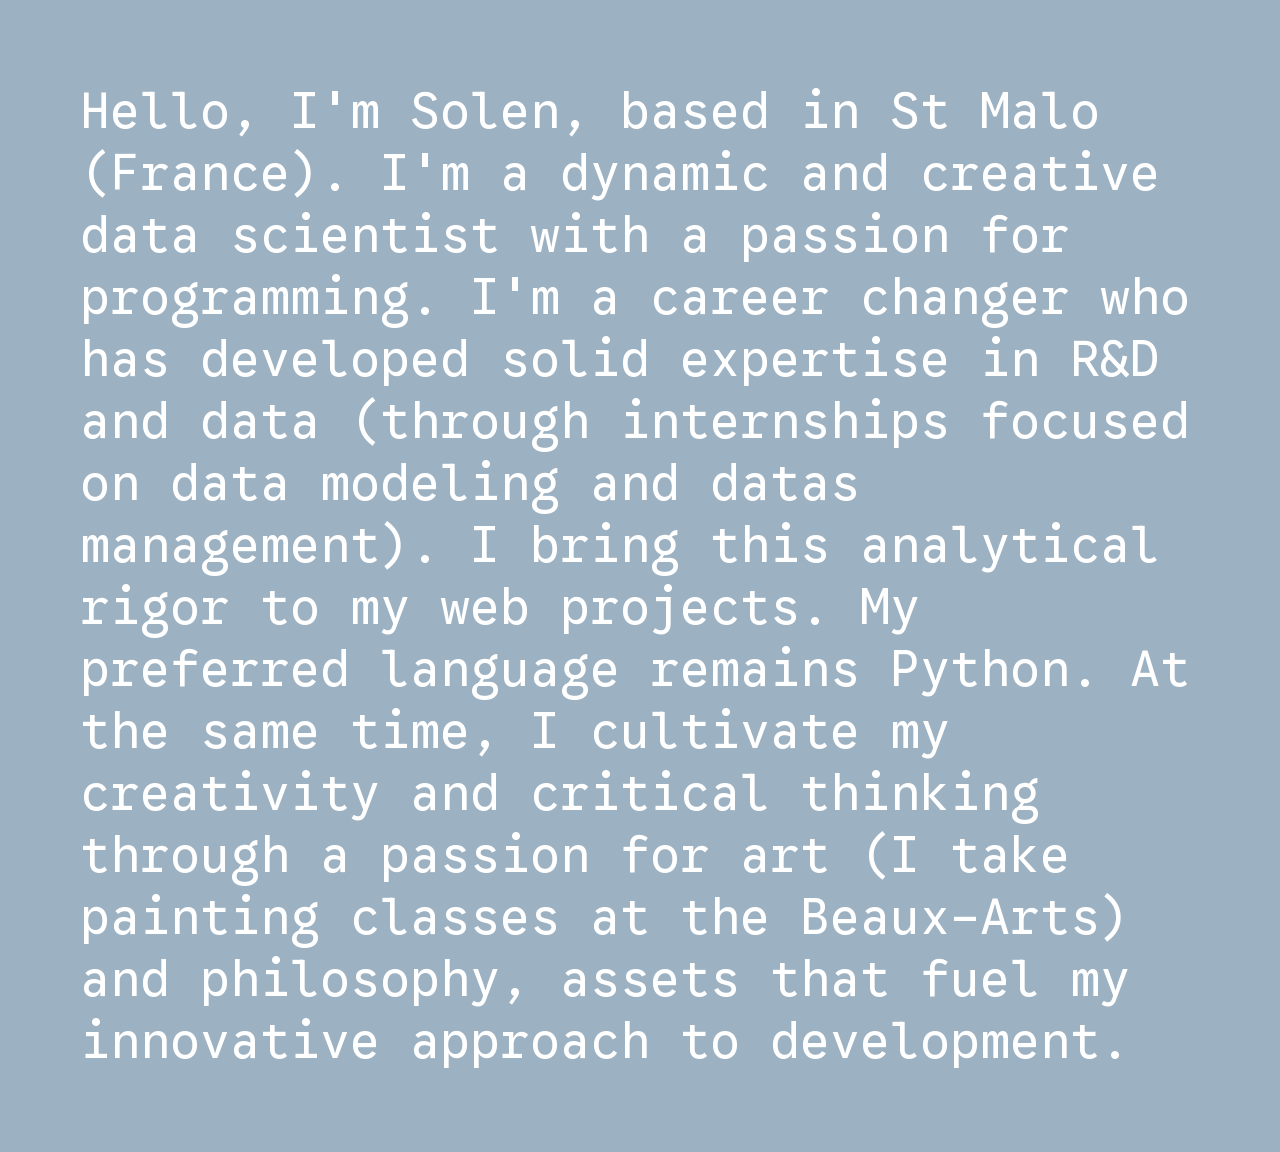
<file: docs/aboutme_mon-premier-site.html>
<!DOCTYPE html>
<html lang="en">
<head>
    <meta charset="UTF-8">
    <meta name="viewport" content="width=device-width, initial-scale=1.0">
    <title>About me</title>
    <link rel="stylesheet" href="mon-premier-site-style.css">
</head>
<body id="am-body">
    <div>
        <p class="am-p"> Hello, I'm Solen, based in St Malo (France). I'm a dynamic and creative data scientist with a passion for programming. I'm a career changer who has developed solid expertise in R&D and data (through internships focused on data modeling and datas management). I bring this analytical rigor to my web projects. My preferred language remains Python. At the same time, I cultivate my creativity and critical thinking through a passion for art (I take painting classes at the Beaux-Arts) and philosophy, assets that fuel my innovative approach to development.</p>
    </div>
</body>
</html>
</file>
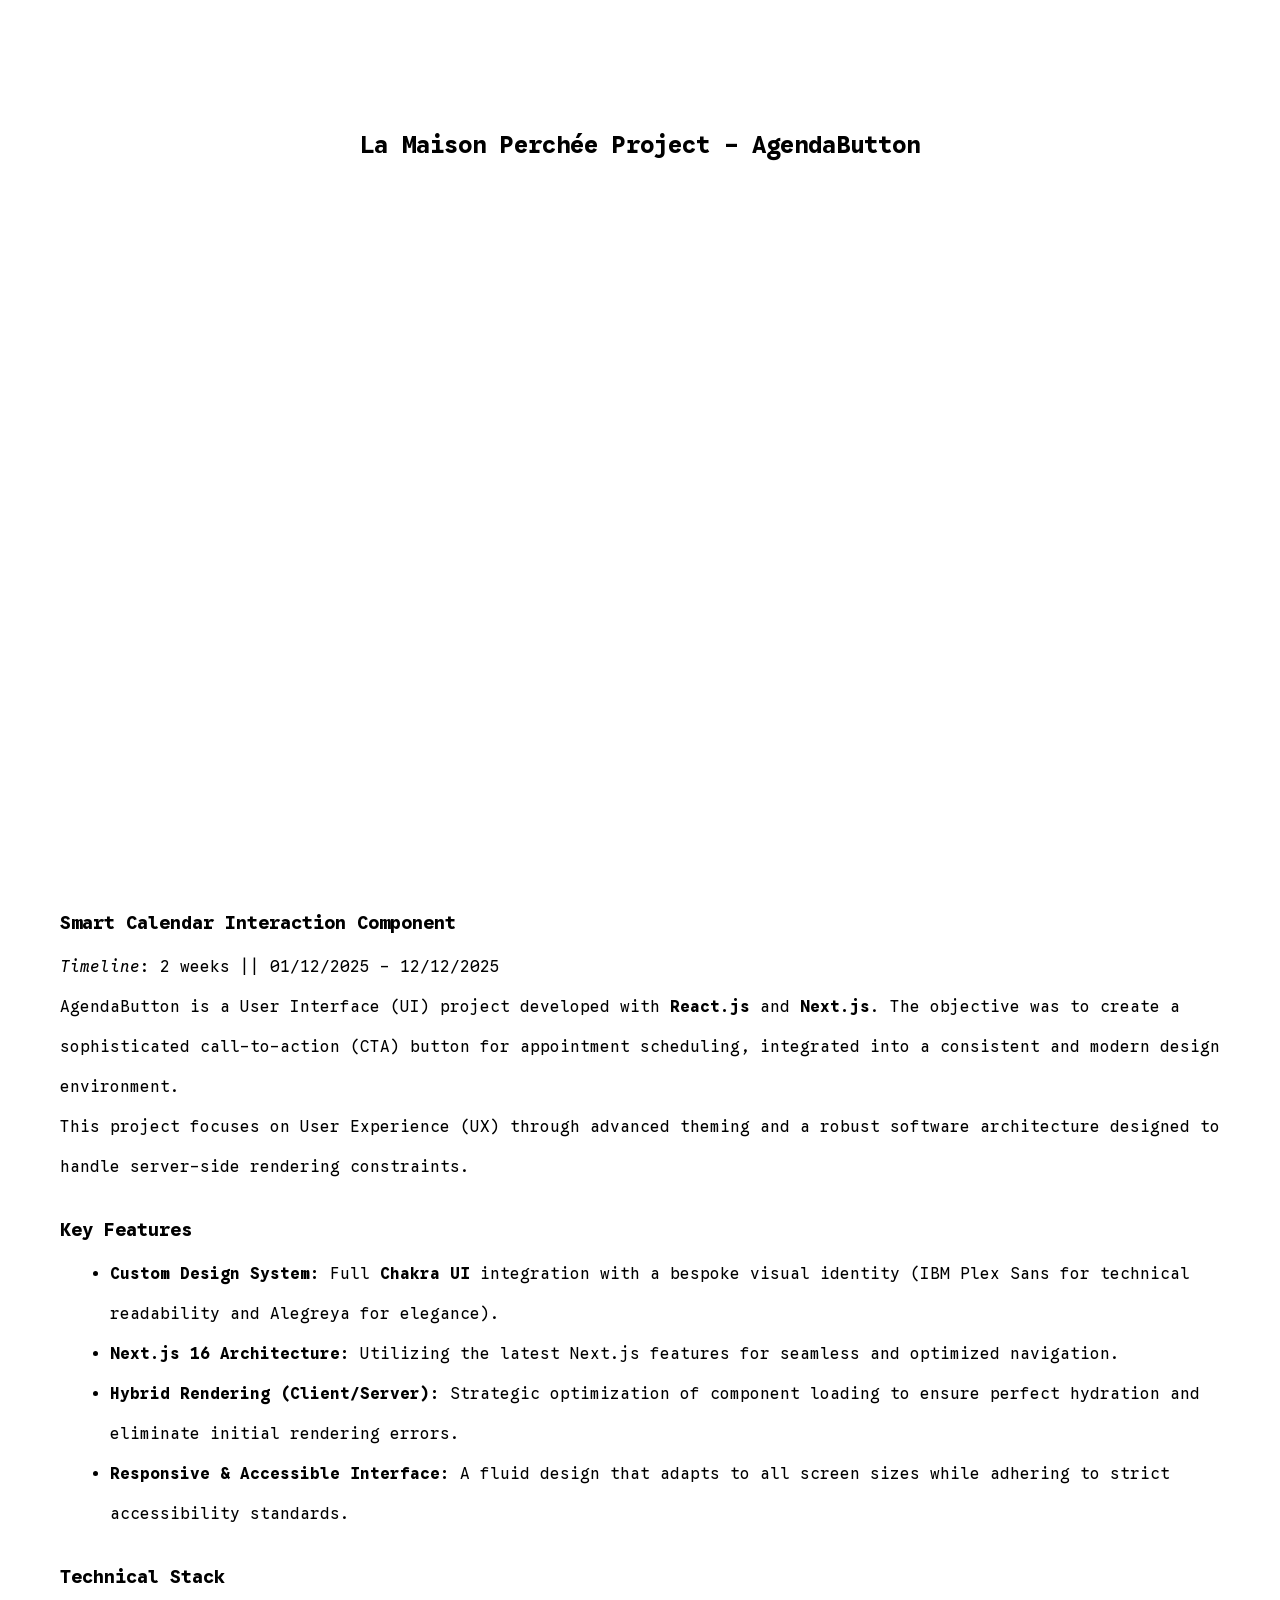
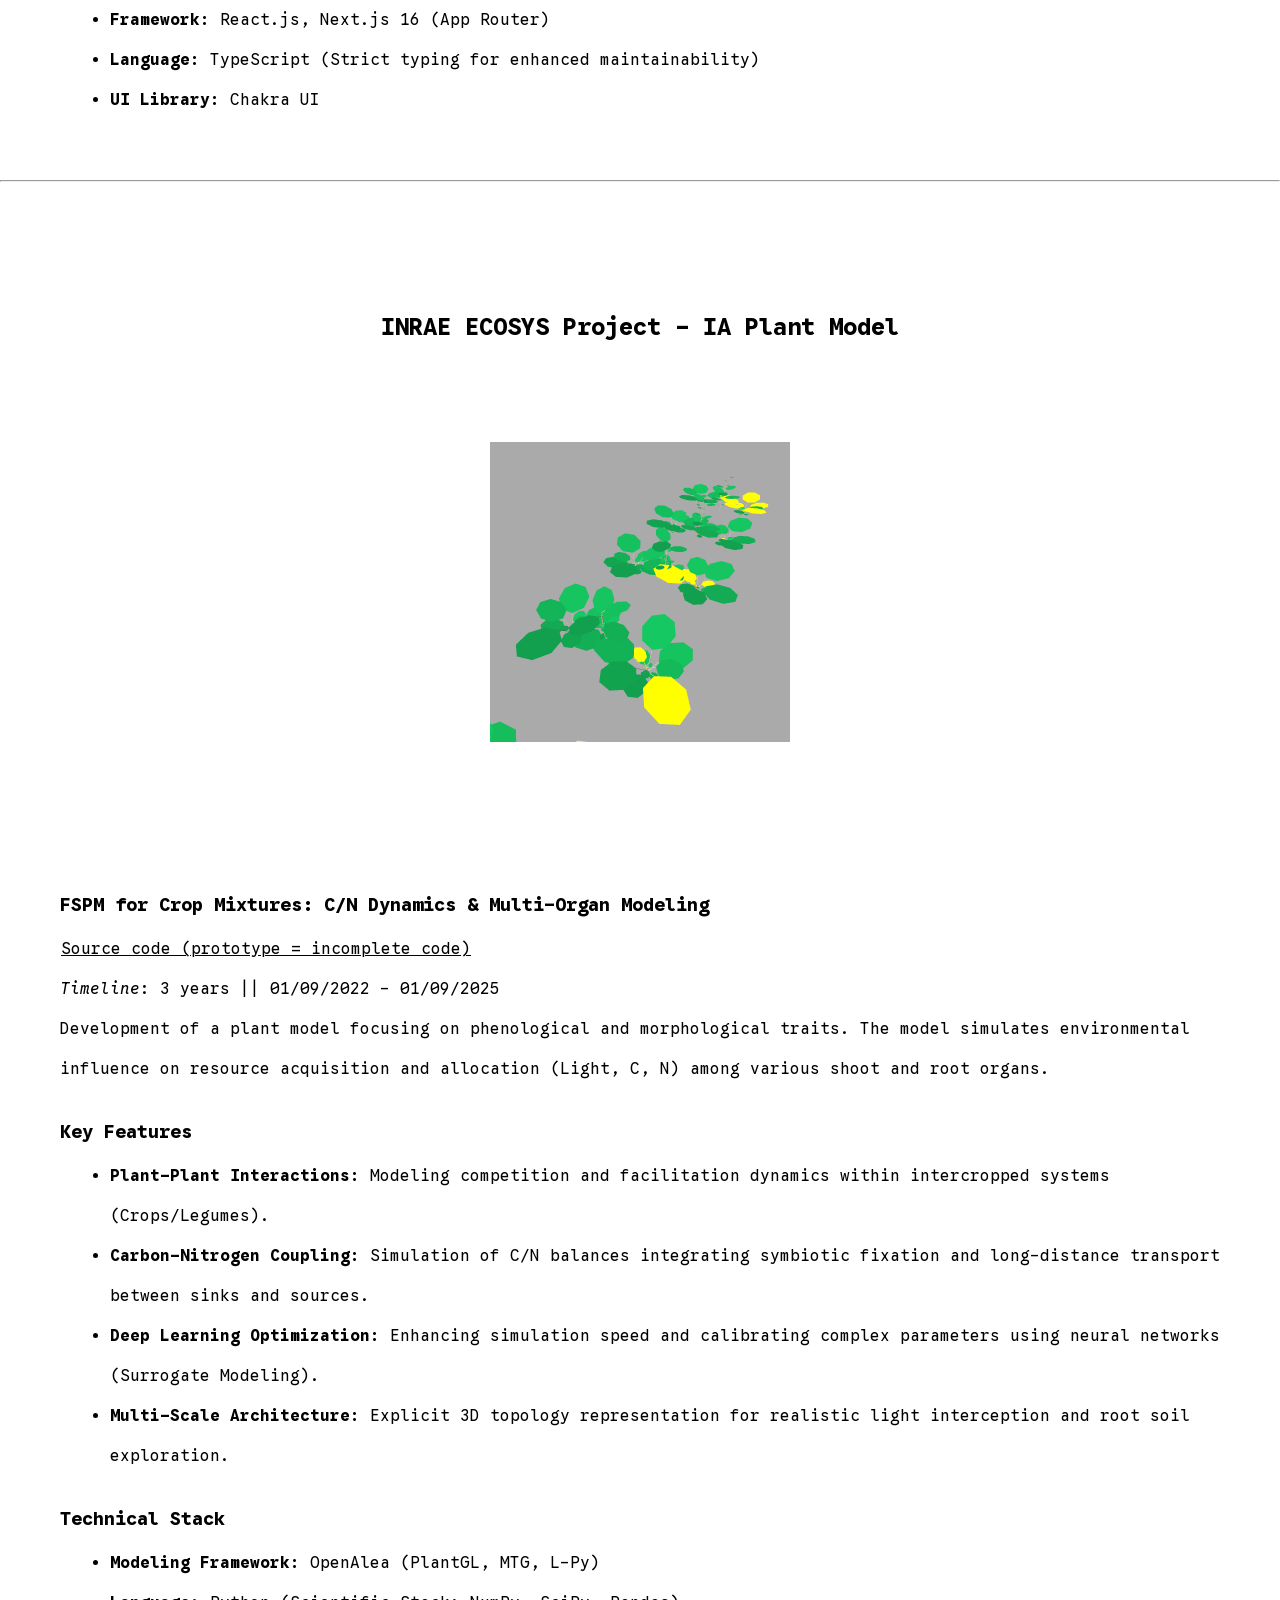
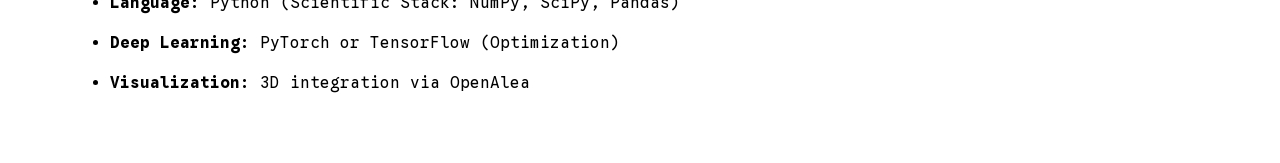
<file: docs/portefolio_mon-premier-site.html>
<!DOCTYPE html>
<html lang="en">
<head>
    <meta charset="UTF-8">
    <meta name="viewport" content="width=device-width, initial-scale=1.0">
    <title>Portfolio</title>
    <link rel="stylesheet" href="mon-premier-site-style.css">
</head>
<body class="port-body">
    <section class="port-section1">
            <h1 class="port-h1">La Maison Perchée Project - AgendaButton</h1>
    </section>
    <section class="port-section">
            <div class="port-image">
                <video class="port-video" src="video/cursorful-video-1769172792412.mp4" autoplay loop></video>
            </div> 
            <div class="cards">
                <div class="card1">
                    <h3><strong>Smart Calendar Interaction Component</strong></h3>
                    <p><i>Timeline</i>: 2 weeks || 01/12/2025 - 12/12/2025</p>
                    <p>AgendaButton is a User Interface (UI) project developed with <strong>React.js</strong> and <strong>Next.js</strong>. The objective was to create a sophisticated call-to-action (CTA) button for appointment scheduling, integrated into a consistent and modern design environment.<br>
                    This project focuses on User Experience (UX) through advanced theming and a robust software architecture designed to handle server-side rendering constraints.</p>
                </div>

                <div class="card2">
                    <h3>Key Features</h3>
                    <ul>
                        <li><strong>Custom Design System:</strong> Full <strong>Chakra UI</strong> integration with a bespoke visual identity (IBM Plex Sans for technical readability and Alegreya for elegance).</li> 
                        <li><strong>Next.js 16 Architecture:</strong> Utilizing the latest Next.js features for seamless and optimized navigation.</li>
                        <li><strong>Hybrid Rendering (Client/Server):</strong> Strategic optimization of component loading to ensure perfect hydration and eliminate initial rendering errors.</li>
                        <li><strong>Responsive & Accessible Interface:</strong> A fluid design that adapts to all screen sizes while adhering to strict accessibility standards.</li>
                    </ul>
                </div>

                <div class="card3">
                    <h3>Technical Stack</h3>
                    <ul>
                        <li><strong>Framework:</strong> React.js, Next.js 16 (App Router)</li>
                        <li><strong>Language:</strong> TypeScript (Strict typing for enhanced maintainability)</li>
                        <li><strong>UI Library:</strong> Chakra UI</li>
                    </ul>
                </div>
            </div>
    </section>
<hr>
    <section class="port-section2">
            <h1 class="port-h1">INRAE ECOSYS Project - IA Plant Model</h1>
    </section>
    <section class="port-section">
            <div class="port-image">
                <img src="img/plot_00009.png">
            </div> 
            <div class="cards">
                <div class="card1">
                    <h3><strong>FSPM for Crop Mixtures: C/N Dynamics & Multi-Organ Modeling</strong></h3><a href="https://github.com/Socoton/APTOS.git">Source code (prototype = incomplete code)</a>
                    <p><i>Timeline</i>: 3 years || 01/09/2022 - 01/09/2025</p>
                    <p>Development of a plant model focusing on phenological and morphological traits. The model simulates environmental influence on resource acquisition and allocation (Light, C, N) among various shoot and root organs.</p>
                </div>

                <div class="card2">
                    <h3>Key Features</h3>
                    <ul>
                        <li><strong>Plant-Plant Interactions:</strong> Modeling competition and facilitation dynamics within intercropped systems (Crops/Legumes).</li>
                        <li><strong>Carbon-Nitrogen Coupling:</strong> Simulation of C/N balances integrating symbiotic fixation and long-distance transport between sinks and sources.</li>
                        <li><strong>Deep Learning Optimization:</strong> Enhancing simulation speed and calibrating complex parameters using neural networks (Surrogate Modeling).</li>
                        <li><strong>Multi-Scale Architecture:</strong> Explicit 3D topology representation for realistic light interception and root soil exploration.</li>
                    </ul>
                </div>

                <div class="card3">
                    <h3>Technical Stack</h3>
                    <ul>
                        <li><strong>Modeling Framework:</strong> OpenAlea (PlantGL, MTG, L-Py)</li>
                        <li><strong>Language:</strong> Python (Scientific Stack: NumPy, SciPy, Pandas)</li>
                        <li><strong>Deep Learning:</strong> PyTorch or TensorFlow (Optimization)</li>
                        <li><strong>Visualization:</strong> 3D integration via OpenAlea</li>
                    </ul>
                </div>
            </div>
    </section>
</body>
</html>
</file>
<file: docs/mon-premier-site-style.css>
@import url('https://fonts.googleapis.com/css2?family=Google+Sans+Code:ital,wght@0,300..800;1,300..800&display=swap');
@import url('https://fonts.googleapis.com/css2?family=Google+Sans+Code:ital,wght@0,300..800;1,300..800&family=Italiana&family=Poppins:ital,wght@0,100;0,200;0,300;0,400;0,500;0,600;0,700;0,800;0,900;1,100;1,200;1,300;1,400;1,500;1,600;1,700;1,800;1,900&display=swap');


/* Reset CSS */

* { margin: 0; padding: 0; }

/* Contenu de la Page Principale */

.pp-body {
	background-image: url(img/pexels-brett-sayles-4066118.jpg);
	background-size: cover;
	height: 100vh;
  font-family: "Google Sans Code", monospace;
  font-optical-sizing: auto;
  font-style: normal;

  display: grid;
  grid-template-columns: repeat(5, 1fr);
  grid-template-rows: repeat(5, 1fr);
  grid-column-gap: 0px;
  grid-row-gap: 0px;
  align-items: center;

} 

.pp-header { grid-area: 1 / 1 / 2 / 2;
            font-family: "Poppins", sans-serif;
            font-weight: 400;
            font-style: normal;
            display: flex;
            justify-content: center;
            align-items: center;
            font-size:30px;}
.div1 { grid-area: 3 / 2 / 4 / 3; }
.div2 { grid-area: 3 / 3 / 4 / 4; 
        align-content: center; }
.div3 { grid-area: 3 / 4 / 4 / 5; }
.pp-nav { grid-area: 1 / 5 / 2 / 6;
          font-family: "Poppins", sans-serif;
          font-weight: 400;
          font-style: normal;
          display: flex;
          justify-content: center;
          align-items: center; }
.pp-footer{grid-area: 5 / 3 / 6 / 4;
          color: rgb(0, 0, 0);
          padding-top: 50px;
          font-family: "Google Sans Code", monospace;
          font-optical-sizing: auto;
          font-style: normal;
          font-size: 80%;
          display: flex;
          flex-direction: column;
          justify-content: end;
          align-items: center; }


.pp-p{ 
  font-size: 40px;
  color: #ffffff;
  text-align: center;
  justify-content: center;
  font-family: "Google Sans Code", monospace;
  font-optical-sizing: auto;
  font-style: normal;

}

.pp-ul{
  list-style-type: none;
  text-align: center;
} 

.pp-ul2{
  list-style-type: none;
  text-align: center;
  display: flex;

}

.pp-li{
  margin: 20px;
  font-family: "Poppins", sans-serif;
  font-weight: 400;
  font-style: normal; 
  font-size: 20px;
}

.pp-a {
  outline: none;
  text-decoration: none;
  
}

.pp-a:link {
  color: #000000;
}

.pp-a:visited {
  color: #000000;
}


@media ((min-width: 768px) and (max-width: 1440px)) {
  .pp-p{ 
  font-size: 25px;}

  .pp-footer{
    font-size: 10px;}

.pp-li{
  font-size: 15px;}
}


@media ((min-width: 425px) and (max-width: 767px)) {
  .pp-body{
    background-image: url(img/pexels-brett-sayles-4066118.jpg);
    background-size: cover;
    height: 100vh;
    font-family: "Google Sans Code", monospace;
    font-optical-sizing: auto;
    font-style: normal;

    display: grid;
    grid-template-columns: repeat(3, 1fr);
    grid-template-rows: repeat(5, 1fr);
    grid-column-gap: 0px;
    grid-row-gap: 0px;
    align-items: center;}

.div1 { grid-area: 3 / 1 / 4 / 2;
        font-family: "Poppins", sans-serif;
        font-weight: 400;
        font-style: normal;
        display: flex;
        justify-content: center;
        align-items: center;  }
.div2 { grid-area: 3 / 2 / 4 / 3;
        align-content: center; }
.div3 { grid-area: 3 / 3 / 4 / 4; }
.pp-header { grid-area: 1 / 1 / 2 / 2;
            font-family: "Poppins", sans-serif;
            font-weight: 400;
            font-style: normal;
            display: flex;
            justify-content: center;
            align-items: center; }
.pp-nav { grid-area: 1 / 3 / 2 / 4;
          font-family: "Poppins", sans-serif;
          font-weight: 400;
          font-style: normal;
          display: flex;
          justify-content: center;
          align-items: center; }
.pp-footer { grid-area: 5 / 2 / 6 / 3;
          color: rgb(0, 0, 0);
          padding-top: 50px;
          font-family: "Google Sans Code", monospace;
          font-optical-sizing: auto;
          font-style: normal;
          font-size: 50%;
          display: flex;
          flex-direction: column;
          justify-content: end;
          align-items: center; }
.pp-p{ 
  font-size: 20px;}

.pp-li{
  font-size: 10px;}
}




@media ((min-width: 320px) and (max-width: 424px)) {
  .pp-body {
    background-image: url(img/pexels-brett-sayles-4066118.jpg);
    background-size: cover;
    height: 100vh;
    font-family: "Google Sans Code", monospace;
    font-optical-sizing: auto;
    font-style: normal;

    display: grid;
    grid-template-columns: repeat(2, 1fr);
    grid-template-rows: repeat(7, 1fr);
    grid-column-gap: 0px;
    grid-row-gap: 0px;
    align-items: center;
}

.div1 { grid-area: 3 / 1 / 4 / 3; }
.div2 { grid-area: 4 / 1 / 5 / 3; }
.div3 { grid-area: 5 / 1 / 6 / 3; }
.pp-header { grid-area: 1 / 1 / 2 / 2;
            font-family: "Poppins", sans-serif;
            font-weight: 400;
            font-style: normal;
            display: flex;
            justify-content: center;
            align-items: center;
          font-size: 15px;}
.pp-nav { grid-area: 1 / 2 / 2 / 3;
          font-family: "Poppins", sans-serif;
          font-weight: 400;
          font-style: normal;
          display: flex;
          justify-content: center;
          align-items: center;  }
.pp-footer { grid-area: 7 / 1 / 8 / 3;
            color: rgb(0, 0, 0);
            padding-top: 50px;
            font-family: "Google Sans Code", monospace;
            font-optical-sizing: auto;
            font-style: normal;
            font-size: 50%;
            display: flex;
            flex-direction: column;
            justify-content: end;
            align-items: center; }
.pp-p{ 
  font-size: 20px;}

.pp-li{
  font-size: 10px;}
}


/* Contenu du CV version 2 */


.cv2-nav {
  display: flex;
  flex-direction: row;
  justify-content: space-evenly;
  align-items: center;
}

.cv2-ul{
  list-style: none;
  display: flex;
  justify-content: space-evenly;
  font-size:20px;
  column-gap: 300px;
  padding-top: 50px;
}

.cv2-li{
  padding:8px;
}

.cv2-li2{
  text-align: center;
}

.cv2-h1{
  text-align: center;
  padding-top: 50px;
}

.cv2-body h2{
  padding-bottom: 20px;
}

.section1{
  display: flex;
  flex-direction: column;
}


section{
  /* Active le modèle Flexbox */
    display: flex;
    /* Ajoute un espacement entre l'image et le texte */
    gap: 80px;
    /* Définissez une largeur maximale (facultatif) */
    flex-direction: row-reverse;
    padding:80px;
    justify-content: center;
}

section img {
    width: 700px;
    height: 700px;
}

.cv2-div{
  display: flex;
  flex-direction: column;
}

.cv2-body{
  font-family: "Google Sans Code", monospace;
  font-optical-sizing: auto;
  font-style: normal;
  height: 100vh; width:100%;
}

.container_1{
  display: flex;
  flex-direction: column;
  gap:50px;
}

.container_1 ul{
  padding-left: 30px;;
}

.container_2 ul{
  padding-left: 30px;;
}


.container_2{
  max-width:800px;
  display :flex;
  flex-direction: column;
  gap: 50px;

}

.container_3{
  display: flex;
  flex-direction: column;
  justify-content: center;
  order: 1;
  gap: 50px;
}

a {
  outline: none;
  padding: 2px 1px 0;
}

a:link {
  color: #000000;
}

a:visited {
  color: #000000;
}


@media ((min-width: 768px) and (max-width: 1024px)) {
  section{
  /* Active le modèle Flexbox */
    display: flex;
    /* Ajoute un espacement entre l'image et le texte */
    gap: 80px;
    /* Définissez une largeur maximale (facultatif) */
    flex-direction: row-reverse;
    padding:80px;
    justify-content: center;
    width: 200%;}
}

@media ((min-width: 320px) and (max-width: 767px)) {
  section{
    display: flex;
    gap: 80px;
    flex-direction: row-reverse;
    padding:80px;
    justify-content: center;
    width: 1000px;}

  section img {
    width: 500px;
    height: 500px;}
}

/* Contenu de la page About Me */

#am-body{
  background-color: rgb(156, 177, 194);
}

.am-p{
  font-size: 50px;
  font-family: "Google Sans Code", monospace;
  font-optical-sizing: auto;
  font-style: normal;
  color: #ffffff;
  padding: 80px;
}


@media ((min-width: 427px) and (max-width: 1024px)) {
  .am-p{
  font-size: 30px;
  font-family: "Google Sans Code", monospace;
  font-optical-sizing: auto;
  font-style: normal;
  color: #ffffff;
  padding: 80px;
} }


@media ((min-width: 375px) and (max-width: 426px)) {
  .am-p{
  font-size: 15px;
  font-family: "Google Sans Code", monospace;
  font-optical-sizing: auto;
  font-style: normal;
  color: #ffffff;
  padding: 80px;
}}

@media ((min-width: 320px) and (max-width: 374px)) {
  .am-p{
  font-size: 10px;
  font-family: "Google Sans Code", monospace;
  font-optical-sizing: auto;
  font-style: normal;
  color: #ffffff;
  padding: 80px;
}}



/* Contenu de la page Contact Me */


#cm-body{
  background-color:rgba(44, 39, 45);
  height: 100vh; width:100%;
  display: flex;
  flex-direction: column;
  justify-content: center;
  align-items: center;
  gap:30px;
}

.cm-ul {
    list-style-type: none;
    padding-top: 100px;
    font-family: "Google Sans Code", monospace;
    font-optical-sizing: auto;
    font-style: normal;
    font-size:50px;
    color: #ffffff;
}

.cm-li{
  padding-bottom:80px;
}


/* .cm-nav{
  padding-top:100px;
} */


@media ((min-width: 320px) and (max-width: 426px)) {
  .cm-ul {
    list-style-type: none;
    padding-top: 50px;
    font-family: "Google Sans Code", monospace;
    font-optical-sizing: auto;
    font-style: normal;
    font-size: 20px;
    color: #ffffff;
}}


/* Contenu de la page Portefolio */

.port-section1{
  display: flex;
  flex-direction: column;
}

.port-body{
  font-family: "Google Sans Code", monospace;
  font-optical-sizing: auto;
  font-style: normal;
  height: 100vh; width:100%;
}

.port-h1{
  text-align: center;
  padding-top: 50px;
}

.port-image{
  display: flex;
  justify-content: center;
  text-align: center;
}

.port-image img{
  width:300px; height: 300px;
}

.port-video{
  width: 1000px; 
}

.port-section{
  /* Active le modèle Flexbox */
    display: flex;
    /* Ajoute un espacement entre l'image et le texte */
    gap: 80px;
    /* Définissez une largeur maximale (facultatif) */
    flex-direction: column;
    padding:20px;

    line-height: 2.5;
}
.cards{
  margin: 20px;
  padding:20px;
}

.cards div{
  padding-top: 20px;
}

.port-section ul{
  padding-left: 50px;
}

@media ((min-width: 768px) and (max-width: 1024px)) {
  .port-body{
  height: 100vh; width:50%;
}
}
</file>
